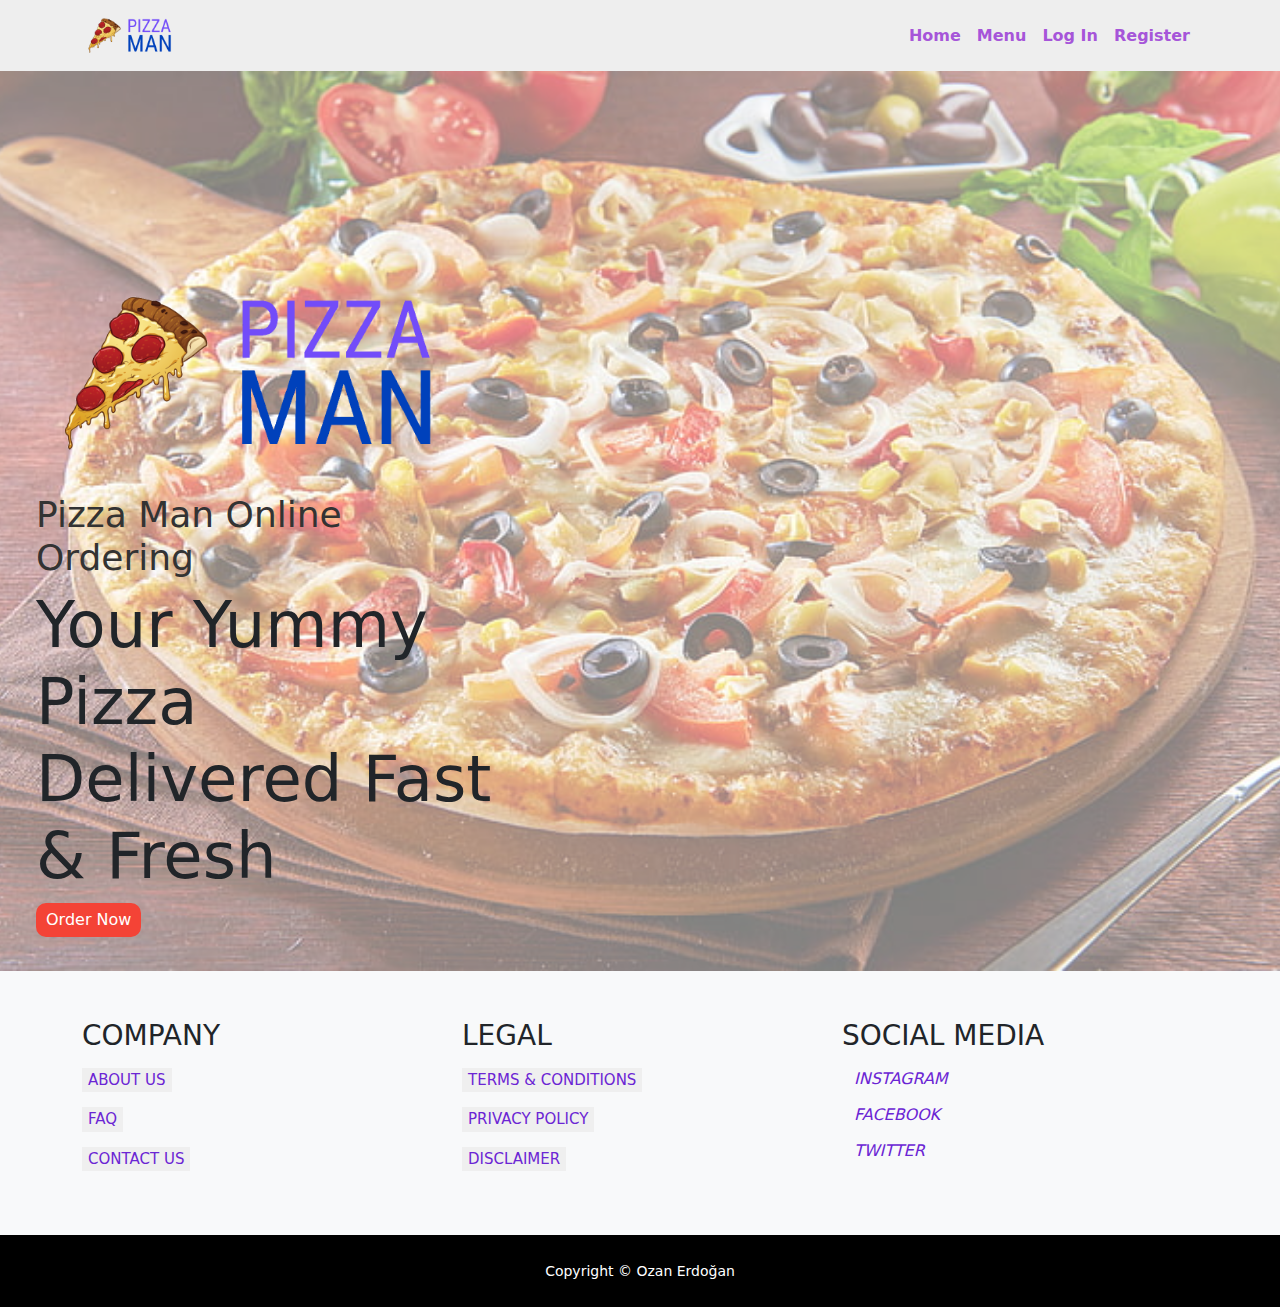
<file: Proje-e-ticaret/index.html>
<!DOCTYPE html>
<html lang="en">

<head>
    <meta charset="UTF-8">
    <meta name="viewport" content="width=device-width, initial-scale=1.0">
    <title>Pizza Man</title>
    <link rel="stylesheet" href="https://cdn.jsdelivr.net/npm/bootstrap@5.3.0/dist/css/bootstrap.min.css">
    <link rel="preconnect" href="https://fonts.googleapis.com">
    <link rel="preconnect" href="https://fonts.gstatic.com" crossorigin>
    <link href="https://fonts.googleapis.com/css2?family=Roboto+Flex:wght@400;700&display=swap" rel="stylesheet">
    <link rel="stylesheet" href="https://cdnjs.cloudflare.com/ajax/libs/font-awesome/6.4.0/css/all.min.css"
        integrity="sha512-iecdLmaskl7CVkqkXNQ/ZH/XLlvWZOJyj7Yy7tcenmpD1ypASozpmT/E0iPtmFIB46ZmdtAc9eNBvH0H/ZpiBw=="
        crossorigin="anonymous" referrerpolicy="no-referrer" />
    <link rel="stylesheet" href="style.css">
    

</head>

<body>

    <div>

        <nav class="navbar navbar-expand-lg nav-bg">
            <div class="container">
                <a class="navbar-brand" href="#">
                    <img class="img-fluid logo" src="pizza1.png" alt="">
                </a>
                <button class="navbar-toggler" type="button" data-bs-toggle="collapse"
                    data-bs-target="#navbarSupportedContent" aria-controls="navbarSupportedContent"
                    aria-expanded="false" aria-label="Toggle navigation">
                    <span class="navbar-toggler-icon"></span>
                </button>
                <div class="collapse navbar-collapse" id="navbarSupportedContent">
                    <ul class="navbar-nav ms-auto mb-2 mb-lg-0">

                        <li class="nav-item">
                            <a class="nav-link" href="index.html">Home</a>
                        </li>
                        <li class="nav-item">
                            <a class="nav-link" href="menu.html">Menu</a>
                        </li>
                        <li class="nav-item">
                            <a class="nav-link" href="login.html">Log In</a>
                        </li>
                        <li class="nav-item">
                            <a class="nav-link" href="register.html">Register</a>
                        </li>
                    </ul>

                </div>
            </div>
        </nav>
    </div>
    
    <div class="container-fluid p-0">
        <div class="row m-0">
          <div class="bg-image-2 vh-100"></div>
          <div class="col-md-6 col-lg-5 d-flex align-items-center order">
            <div class="px-4">
              <img src="pizza1.png" class="img-fluid logo-2 mt-5 fw-bold">
              <h1 class="baslikdisplay-2 text-left">Pizza Man Online Ordering</h1>
              <h2 class="display-3 text-left">Your Yummy Pizza Delivered Fast & Fresh</h2>
              <button class="btn-primary button">Order Now</button>
            </div>
          </div>
        </div>
      </div>
      
      


    </div>

    <section>
        <footer class="bg-light py-5">
            <div class="container">
                <div class="row">

                    <div class="col-md-4 bg-light">
                        <ul class="list-unstyled">
                            <li>
                                <h3>COMPANY</h3>
                            </li>
                            <li>
                                <button class="footer-button">ABOUT US</button>
                            </li>
                            <li>
                                <button class="footer-button">FAQ</button>
                            </li>
                            <li>
                                <button class="footer-button">CONTACT US</button>
                            </li>
                        </ul>
                    </div>
                    <div class="col-md-4 bg-light">
                        <ul class="list-unstyled">
                            <li>
                                <h3>LEGAL</h3>
                            </li>
                            <li>
                                <button class="footer-button">TERMS & CONDITIONS</button>
                            </li>
                            <li>
                                <button class="footer-button">PRIVACY POLICY</button>
                            </li>
                            <li>
                                <button class="footer-button">DISCLAIMER</button>
                            </li>
                        </ul>
                    </div>
                    <div class="col-md-4 bg-light">
                        <div class="social-media">
                            <h3>SOCIAL MEDIA</h3>
                            <ul class="list-unstyled">
                                <li>
                                    <button class="btn btn-outline btn-social">
                                        <i class="fa-brands fa-square-instagram"> INSTAGRAM</i>
                                    </button>
                                </li>
                                <li>
                                    <button class="btn btn-outline btn-social">
                                        <i class="fa-brands fa-square-facebook"> FACEBOOK</i>
                                    </button>
                                </li>
                                <li>
                                    <button class="btn btn-outline btn-social">
                                        <i class="fa-brands fa-square-twitter"> TWITTER</i>
                                    </button>
                                </li>
                            </ul>
                        </div>
                    </div>
                </div>
            </div>
        </footer>
    </section>

    <div class="copyright">
        <div class="container">
            <small>Copyright © Ozan Erdoğan</small>
        </div>
    </div>

















    <script src="https://cdn.jsdelivr.net/npm/@popperjs/core@2.11.8/dist/umd/popper.min.js"
        integrity="sha384-I7E8VVD/ismYTF4hNIPjVp/Zjvgyol6VFvRkX/vR+Vc4jQkC+hVqc2pM8ODewa9r"
        crossorigin="anonymous"></script>
    <script src="https://cdn.jsdelivr.net/npm/bootstrap@5.3.0/dist/js/bootstrap.min.js"
        integrity="sha384-fbbOQedDUMZZ5KreZpsbe1LCZPVmfTnH7ois6mU1QK+m14rQ1l2bGBq41eYeM/fS"
        crossorigin="anonymous"></script>

</body>

</html>
</file>
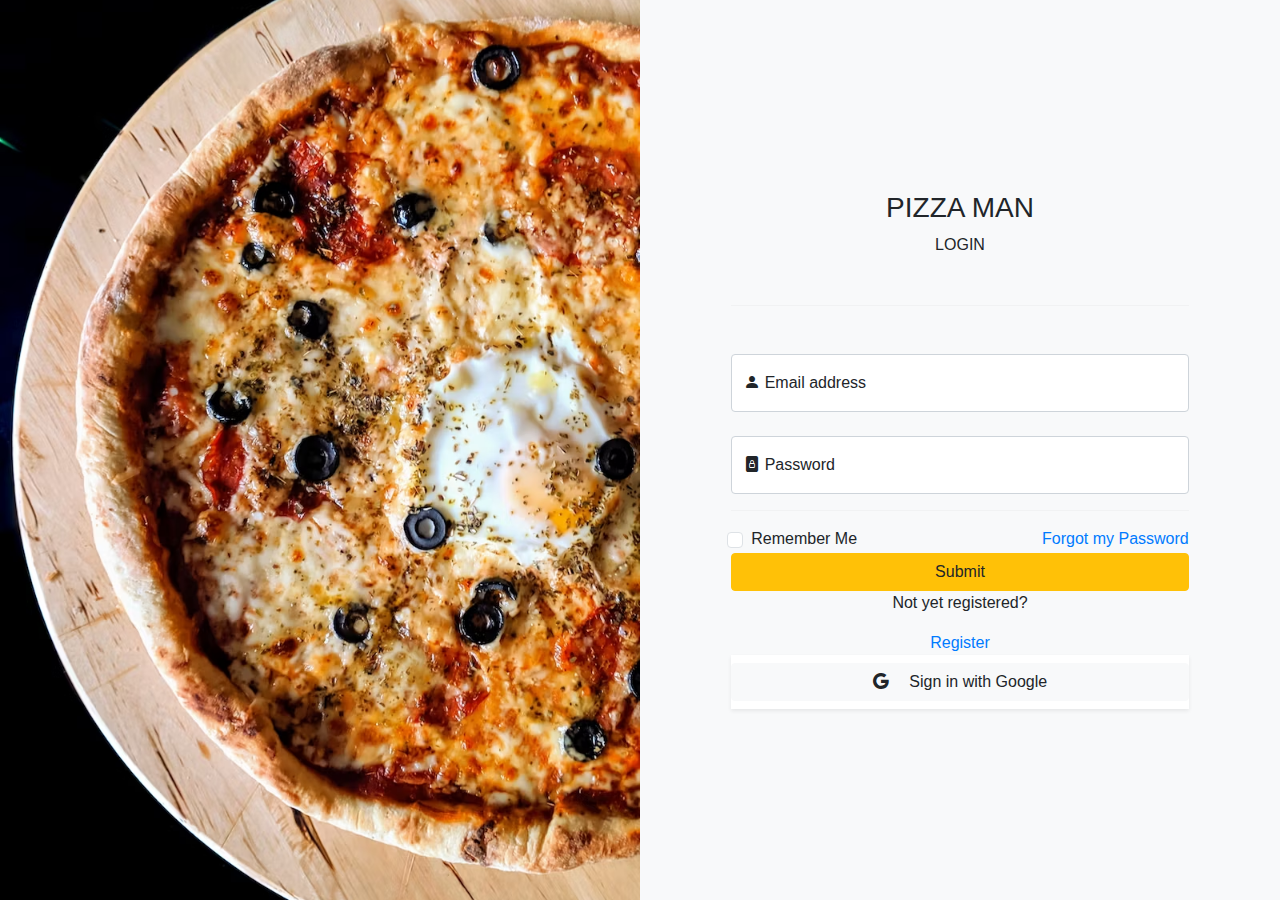
<file: Proje-e-ticaret/login.html>
<!DOCTYPE html>
<html lang="en">

<head>
    <meta charset="UTF-8">
    <meta name="viewport" content="width=device-width, initial-scale=1.0">
    <title>Pizza Man</title>
    <link rel="stylesheet" href="https://cdn.jsdelivr.net/npm/bootstrap@5.3.0/dist/css/bootstrap.min.css">
    <link rel="preconnect" href="https://fonts.googleapis.com">
    <link rel="preconnect" href="https://fonts.gstatic.com" crossorigin>
    <link href="https://fonts.googleapis.com/css2?family=Roboto+Flex:wght@400;700&display=swap" rel="stylesheet">
    <link rel="stylesheet" href="https://cdnjs.cloudflare.com/ajax/libs/font-awesome/6.4.0/css/all.min.css"
        integrity="sha512-iecdLmaskl7CVkqkXNQ/ZH/XLlvWZOJyj7Yy7tcenmpD1ypASozpmT/E0iPtmFIB46ZmdtAc9eNBvH0H/ZpiBw=="
        crossorigin="anonymous" referrerpolicy="no-referrer" />
    <link rel="stylesheet" href="https://cdn.jsdelivr.net/npm/bootstrap@4.4.1/dist/css/bootstrap.min.css"
        integrity="sha384-Vkoo8x4CGsO3+Hhxv8T/Q5PaXtkKtu6ug5TOeNV6gBiFeWPGFN9MuhOf23Q9Ifjh" crossorigin="anonymous">
    <link rel="stylesheet" href="https://cdn.jsdelivr.net/npm/bootstrap-icons@1.10.5/font/bootstrap-icons.css">
    <link rel="stylesheet" href="style.css">
    
</head>

<body>

    <div class="container-fluid">
        <div class="row">
            <div class="col-md-6 bg-image vh-100 mb-5 mb-md-0"></div>
            <div class="col-md-6 bg-light d-flex justify-content-center align-items-center">
                <div class=" w-75 text-center">
                    <h3>PIZZA MAN</h3>
                    <p>LOGIN</p>

                    <hr class="my-5">

                    <form class="" action=" ">

                        <div class="form-floating my-4">
                            <input type="email" class="form-control" id="floatingInput" placeholder="email">
                            <label for="floatingInput">
                                <i class="bi bi-person-fill"></i>
                                Email address
                            </label>
                        </div>
                        <div class="form-floating">
                            <input type="password" class="form-control" id="password" placeholder="Password">
                            <label for="floatingPassword">
                                <i class="bi bi-file-lock-fill"></i>
                                Password
                            </label>
                        </div>
                        <hr>
                        <div class="form-check float-start">
                            <input class="form-check-input" type="checkbox" value="" id="flexCheckDefault">
                            <label class="form-check-label" for="flexCheckDefault">
                                Remember Me
                            </label>
                        </div>
                        <a href="#" class="float-end">Forgot my Password</a>
                        <div class="clearfix"></div>
                        <input type="submit" class="btn btn-warning w-100">
                        <p class="text-center">Not yet registered?</p> <a href="register.html">Register</a>

                    </form>
                    <div class="d-grid  bg-white py-2 shadow-sm">
                        <a href="#" class="btn btn-light"><i class="bi bi-google me-3"></i>
                            Sign in with Google
                        </a>
                    </div>


                </div>
            </div>
        </div>
    </div>











    <script src="https://cdn.jsdelivr.net/npm/@popperjs/core@2.11.8/dist/umd/popper.min.js"
        integrity="sha384-I7E8VVD/ismYTF4hNIPjVp/Zjvgyol6VFvRkX/vR+Vc4jQkC+hVqc2pM8ODewa9r"
        crossorigin="anonymous"></script>
    <script src="https://cdn.jsdelivr.net/npm/bootstrap@5.3.0/dist/js/bootstrap.min.js"
        integrity="sha384-fbbOQedDUMZZ5KreZpsbe1LCZPVmfTnH7ois6mU1QK+m14rQ1l2bGBq41eYeM/fS"
        crossorigin="anonymous"></script>


</body>

</html>
</file>
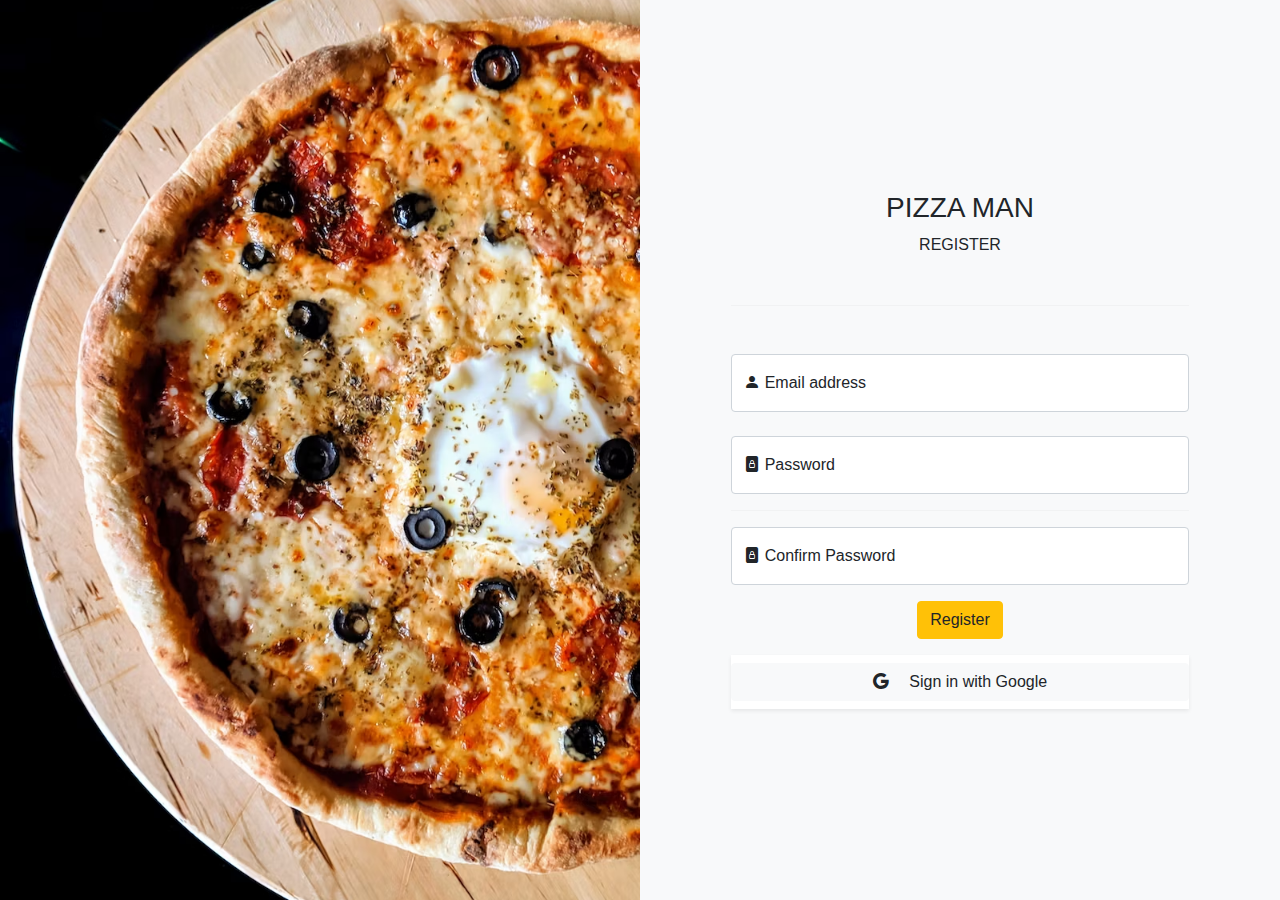
<file: Proje-e-ticaret/register.html>
<!DOCTYPE html>
<html lang="en">

<head>
    <meta charset="UTF-8">
    <meta name="viewport" content="width=device-width, initial-scale=1.0">
    <title>Pizza Man</title>
    <link rel="stylesheet" href="https://cdn.jsdelivr.net/npm/bootstrap@5.3.0/dist/css/bootstrap.min.css">
    <link rel="preconnect" href="https://fonts.googleapis.com">
    <link rel="preconnect" href="https://fonts.gstatic.com" crossorigin>
    <link href="https://fonts.googleapis.com/css2?family=Roboto+Flex:wght@400;700&display=swap" rel="stylesheet">
    <link rel="stylesheet" href="https://cdnjs.cloudflare.com/ajax/libs/font-awesome/6.4.0/css/all.min.css"
        integrity="sha512-iecdLmaskl7CVkqkXNQ/ZH/XLlvWZOJyj7Yy7tcenmpD1ypASozpmT/E0iPtmFIB46ZmdtAc9eNBvH0H/ZpiBw=="
        crossorigin="anonymous" referrerpolicy="no-referrer" />
    <link rel="stylesheet" href="https://cdn.jsdelivr.net/npm/bootstrap@4.4.1/dist/css/bootstrap.min.css"
        integrity="sha384-Vkoo8x4CGsO3+Hhxv8T/Q5PaXtkKtu6ug5TOeNV6gBiFeWPGFN9MuhOf23Q9Ifjh" crossorigin="anonymous">
    <link rel="stylesheet" href="https://cdn.jsdelivr.net/npm/bootstrap-icons@1.10.5/font/bootstrap-icons.css">
    <link rel="stylesheet" href="style.css">
    
</head>

<body>

    <div class="container-fluid">
        <div class="row">
            <div class="col-md-6 bg-image vh-100 mb-5 mb-md-0"></div>
            <div class="col-md-6 bg-light d-flex justify-content-center align-items-center">
                <div class=" w-75 text-center">
                    <h3>PIZZA MAN</h3>
                    <p>REGISTER</p>

                    <hr class="my-5">

                    <form class="" action=" ">

                        <div class="form-floating my-4">
                            <input type="email" class="form-control" id="floatingInput" placeholder="email">
                            <label for="floatingInput">
                                <i class="bi bi-person-fill"></i>
                                Email address
                            </label>
                        </div>
                        <div class="form-floating">
                            <input type="password" class="form-control" id="password" placeholder="Password">
                            <label for="floatingPassword">
                                <i class="bi bi-file-lock-fill"></i>
                                Password
                            </label>
                        </div>
                        <hr>
                        <div class="form-floating">
                            <input type="password" class="form-control" id="password" placeholder="Password">
                            <label for="floatingPassword">
                                <i class="bi bi-file-lock-fill"></i>
                                Confirm Password
                            </label>
                        </div>
                        

                        <button class="btn btn-warning my-3">Register</button>

                    </form>
                    <div class="d-grid  bg-white py-2 shadow-sm">
                        <a href="#" class="btn btn-light"><i class="bi bi-google me-3"></i>
                            Sign in with Google
                        </a>
                    </div>


                </div>
            </div>
        </div>
    </div>











    <script src="https://cdn.jsdelivr.net/npm/@popperjs/core@2.11.8/dist/umd/popper.min.js"
        integrity="sha384-I7E8VVD/ismYTF4hNIPjVp/Zjvgyol6VFvRkX/vR+Vc4jQkC+hVqc2pM8ODewa9r"
        crossorigin="anonymous"></script>
    <script src="https://cdn.jsdelivr.net/npm/bootstrap@5.3.0/dist/js/bootstrap.min.js"
        integrity="sha384-fbbOQedDUMZZ5KreZpsbe1LCZPVmfTnH7ois6mU1QK+m14rQ1l2bGBq41eYeM/fS"
        crossorigin="anonymous"></script>


</body>

</html>
</file>
<file: Proje-e-ticaret/style.css>
.logo {
  height: 45px;
  width: auto;
}

.nav-bg {
    background-color: rgb(238, 238, 238);
}

.nav-item .nav-link {
    color: rgb(166, 85, 217);
    font-weight: 22px;
}


.nav-item a{
    font-size: 16px;
    color: #fff;
    font-weight: bold
}

.nav-item a:hover {
    color: black;
}

.logo-2 {
    height: 200px;
    width: auto;
    border-radius: 30px;
}

h1 h2 {
    font-size: 25px;
    font-family: "Roboto Flex"
}


.arka-plan {
  background-image: url(pai.jpeg);
}


.baslik {
  border: 1px solid black;
  background-color: rgba(0, 0, 0, 0.5);
  color: white;
    
}

.button {
    display: inline-block;
    padding: 5px 10px;
    background-color: #f44336;
    color: #ffffff;
    font-size: 16px;
    border: none;
    border-radius: 10px;
    text-decoration: none;
    cursor: pointer;
  }

  .button:hover {
    background-color: #6b25d4;
  }

  .button:active {
    background-color: #6b25d4;
    transform: translateY(2px);
  }

  .baslikdisplay-2 {
    color: #333333;
    margin-top: 20px;
    font-size: 36px;
  }

  .bg-image-2 {
    background-image: url(pai.jpeg);
    background-size: cover;
    background-position: center;
    opacity: 0.5;
    
  }

  .order {
    position: absolute;
    z-index: 999;
    top: 25%
  }



.slider-item {
    position: absolute;
    z-index: 999;
    top: 15%;
    
}

/* FOOTER */



.footer-button {
  margin-top: 15px;
  font-size: 15px;
  border: none;
  display: block;
  color: #6b25d4;

}

.footer-button:hover {
  text-decoration: underline;
}

.btn-social {
  color: #6b25d4;
  border: #fff;
}

.copyright {
  background-color: black;
  padding-top: 24px;
  padding-bottom: 24px;
  color: #fff;
  text-align: center;
}

/* Responsive */






/* LogIn */
.logIn-form2 {
  margin-top: 15%;
}

.logIn-image {
  height: 20px;
  width: auto;
}







@media (max-width: 767px) {
  .slider-item {
    text-align: center;
  }
  
  .logo-2 {
    margin-top: 0;
    height: 80px;
    width: auto;
    top: 10%;
  }
  
  .baslikdisplay-2 {
    font-size: 12px;
  }
  
  .display-3 {
    font-size: 9px;
  }
}

@media (min-width: 768px) and (max-width: 991px) {
  .slider-item {
    text-align: center;
  }
  
  .logo-2 {
    margin-top: 0;
  }
  
  .baslikdisplay-2 {
    font-size: 16px;
  }
  
  .display-3 {
    font-size: 11px;
  }
}


.bg-image {
  background-image: url(logpizza.avif);
  background-position: center;
  background-size: cover;
  background-repeat: no-repeat;
}

.basket {
  size: 16px;
}
</file>
